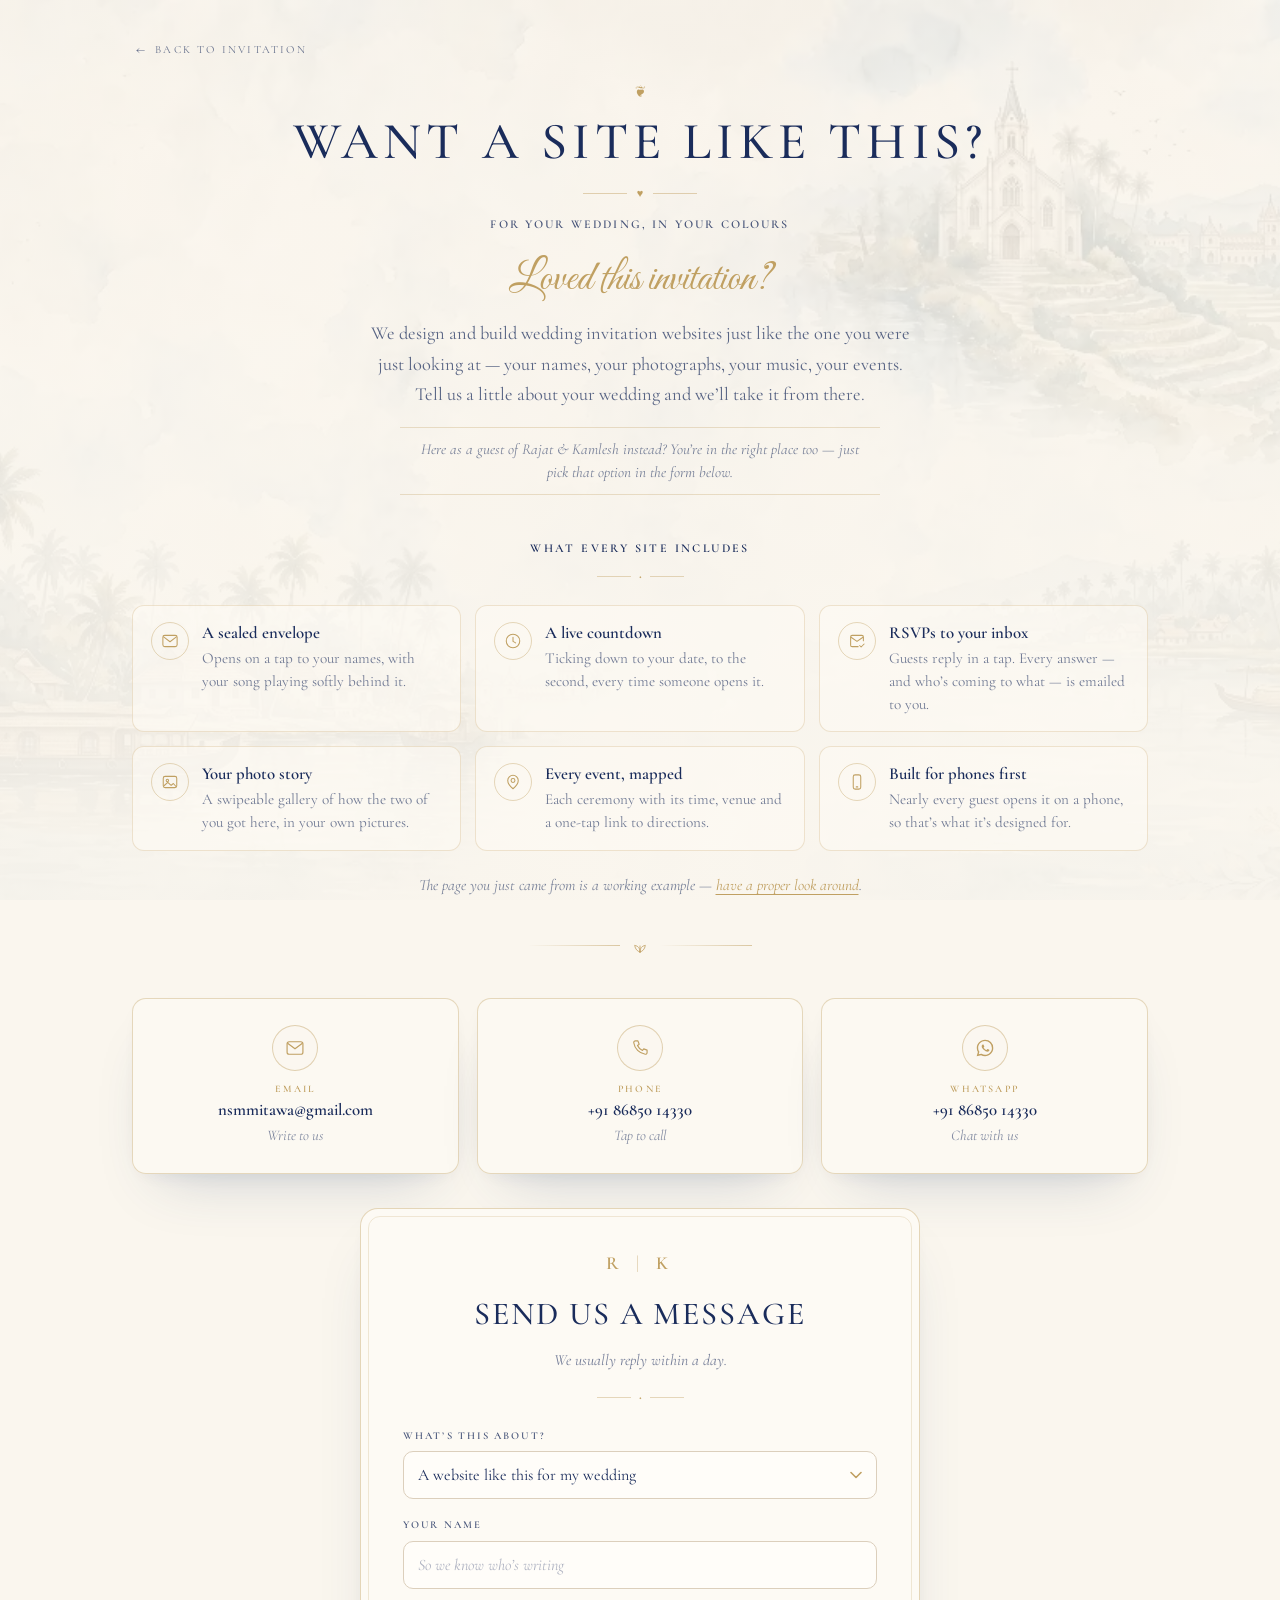
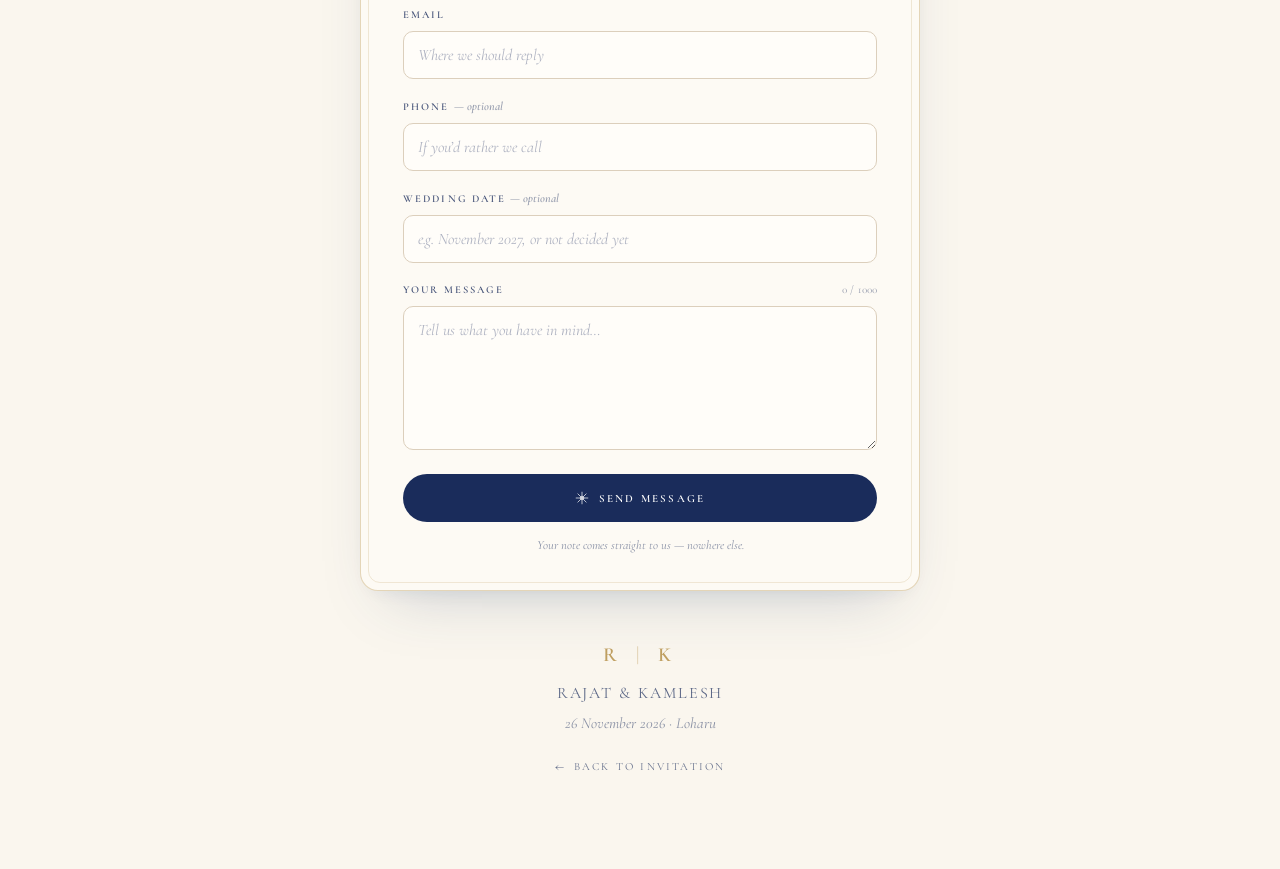
<file: contact.html>
<!doctype html>
<html lang="en">
<head>
<meta charset="utf-8">
<meta name="viewport" content="width=device-width, initial-scale=1, viewport-fit=cover">
<meta name="theme-color" content="#faf6ee">
<title>Want a Site Like This? — Rajat &amp; Kamlesh</title>
<meta name="description" content="Loved this wedding invitation website? We design and build them — countdown, RSVP, your photos, your music. Tell us about your wedding and we'll take it from there.">

<meta property="og:type" content="website">
<meta property="og:title" content="Want a Wedding Invitation Website Like This?">
<meta property="og:description" content="We design and build wedding invitation websites — countdown, RSVP, your photo story, your music. Get in touch.">
<meta property="og:image" content="/assets/images/monogram-DluBM9hV.webp">
<meta name="twitter:card" content="summary_large_image">

<link rel="preconnect" href="https://fonts.googleapis.com">
<link rel="preconnect" href="https://fonts.gstatic.com" crossorigin>
<link rel="stylesheet" href="https://fonts.googleapis.com/css2?family=Cormorant+Garamond:ital,wght@0,400;0,500;0,600;0,700;1,400&amp;family=Cormorant+SC:wght@400;500;600&amp;family=Great+Vibes&amp;display=swap">
<link rel="stylesheet" href="/assets/css/contact.css">

<!-- Set before paint so reveal elements never flash in and then hide. -->
<script>document.documentElement.classList.add('js');</script>
</head>
<body>

<div class="bg" aria-hidden="true"></div>

<a class="skip-link" href="#contact-form">Skip to the enquiry form</a>

<div class="page">

  <header class="topbar">
    <a class="backlink" href="/">
      <span class="arrow" aria-hidden="true">&#8592;</span> Back to invitation
    </a>
  </header>

  <main>

    <section class="intro">
      <div class="ornament" aria-hidden="true">&#10086;</div>
      <h1>Want a Site Like This?</h1>
      <div class="rule" aria-hidden="true">
        <span class="rule-line"></span>
        <span class="rule-mark">&#9829;</span>
        <span class="rule-line"></span>
      </div>
      <p class="eyebrow">For your wedding, in your colours</p>
      <p class="script">Loved this invitation?</p>
      <p class="lede">
        We design and build wedding invitation websites just like the one you
        were just looking at &mdash; your names, your photographs, your music,
        your events. Tell us a little about your wedding and we&rsquo;ll take
        it from there.
      </p>
      <p class="aside">
        Here as a guest of Rajat &amp; Kamlesh instead? You&rsquo;re in the right
        place too &mdash; just pick that option in the form below.
      </p>
    </section>

    <section class="features" aria-labelledby="features-title" data-reveal>
      <p class="section-caps" id="features-title">What every site includes</p>
      <div class="panel-rule" aria-hidden="true">
        <span></span><span class="dot">&#9670;</span><span></span>
      </div>

      <div class="feature-grid">

        <div class="feature">
          <span class="feature-icon" aria-hidden="true">
            <svg width="18" height="18" viewBox="0 0 24 24" fill="none" stroke="currentColor" stroke-width="1.4" stroke-linecap="round" stroke-linejoin="round">
              <rect x="2.5" y="4.5" width="19" height="15" rx="2.5"></rect>
              <path d="m3.5 6.5 8.5 6.5 8.5-6.5"></path>
            </svg>
          </span>
          <span class="feature-body">
            <span class="feature-title">A sealed envelope</span>
            <span class="feature-text">Opens on a tap to your names, with your song playing softly behind it.</span>
          </span>
        </div>

        <div class="feature">
          <span class="feature-icon" aria-hidden="true">
            <svg width="18" height="18" viewBox="0 0 24 24" fill="none" stroke="currentColor" stroke-width="1.4" stroke-linecap="round" stroke-linejoin="round">
              <circle cx="12" cy="12" r="9"></circle>
              <path d="M12 7v5.5l3.5 2"></path>
            </svg>
          </span>
          <span class="feature-body">
            <span class="feature-title">A live countdown</span>
            <span class="feature-text">Ticking down to your date, to the second, every time someone opens it.</span>
          </span>
        </div>

        <div class="feature">
          <span class="feature-icon" aria-hidden="true">
            <svg width="18" height="18" viewBox="0 0 24 24" fill="none" stroke="currentColor" stroke-width="1.4" stroke-linecap="round" stroke-linejoin="round">
              <path d="M20.5 11.5V6.5a2 2 0 0 0-2-2h-13a2 2 0 0 0-2 2v11a2 2 0 0 0 2 2h8"></path>
              <path d="m4 7 8 5.5L20 7"></path>
              <path d="m15.5 18 2 2 4-4"></path>
            </svg>
          </span>
          <span class="feature-body">
            <span class="feature-title">RSVPs to your inbox</span>
            <span class="feature-text">Guests reply in a tap. Every answer &mdash; and who&rsquo;s coming to what &mdash; is emailed to you.</span>
          </span>
        </div>

        <div class="feature">
          <span class="feature-icon" aria-hidden="true">
            <svg width="18" height="18" viewBox="0 0 24 24" fill="none" stroke="currentColor" stroke-width="1.4" stroke-linecap="round" stroke-linejoin="round">
              <rect x="3" y="4.5" width="18" height="15" rx="2.5"></rect>
              <circle cx="8.5" cy="10" r="1.6"></circle>
              <path d="m4 17 5-4.5 4.5 4 3-2.5L20 18"></path>
            </svg>
          </span>
          <span class="feature-body">
            <span class="feature-title">Your photo story</span>
            <span class="feature-text">A swipeable gallery of how the two of you got here, in your own pictures.</span>
          </span>
        </div>

        <div class="feature">
          <span class="feature-icon" aria-hidden="true">
            <svg width="18" height="18" viewBox="0 0 24 24" fill="none" stroke="currentColor" stroke-width="1.4" stroke-linecap="round" stroke-linejoin="round">
              <path d="M12 21s7-5.7 7-11a7 7 0 1 0-14 0c0 5.3 7 11 7 11Z"></path>
              <circle cx="12" cy="10" r="2.6"></circle>
            </svg>
          </span>
          <span class="feature-body">
            <span class="feature-title">Every event, mapped</span>
            <span class="feature-text">Each ceremony with its time, venue and a one-tap link to directions.</span>
          </span>
        </div>

        <div class="feature">
          <span class="feature-icon" aria-hidden="true">
            <svg width="18" height="18" viewBox="0 0 24 24" fill="none" stroke="currentColor" stroke-width="1.4" stroke-linecap="round" stroke-linejoin="round">
              <rect x="7" y="2.5" width="10" height="19" rx="2.5"></rect>
              <path d="M11 18.5h2"></path>
            </svg>
          </span>
          <span class="feature-body">
            <span class="feature-title">Built for phones first</span>
            <span class="feature-text">Nearly every guest opens it on a phone, so that&rsquo;s what it&rsquo;s designed for.</span>
          </span>
        </div>

      </div>

      <p class="features-foot">
        The page you just came from is a working example &mdash;
        <a href="/">have a proper look around</a>.
      </p>
    </section>

    <div class="divider" aria-hidden="true">
      <span class="line"></span>
      <svg width="16" height="16" viewBox="0 0 24 24" fill="none" stroke="currentColor" stroke-width="1.2" stroke-linecap="round" stroke-linejoin="round">
        <path d="M12 21c0-6 3-9 8-10-1 6-4 9-8 10Z"></path>
        <path d="M12 21c0-6-3-9-8-10 1 6 4 9 8 10Z"></path>
        <path d="M12 21v-9"></path>
      </svg>
      <span class="line"></span>
    </div>

    <section class="cards" aria-label="Contact us directly" data-reveal>

      <a class="card" href="mailto:nsmmitawa@gmail.com">
        <span class="card-icon" aria-hidden="true">
          <svg width="20" height="20" viewBox="0 0 24 24" fill="none" stroke="currentColor" stroke-width="1.4" stroke-linecap="round" stroke-linejoin="round">
            <rect x="2.5" y="4.5" width="19" height="15" rx="2.5"></rect>
            <path d="m3.5 6.5 8.5 6.5 8.5-6.5"></path>
          </svg>
        </span>
        <span class="card-body">
          <span class="card-label">Email</span>
          <span class="card-value">nsmmitawa@gmail.com</span>
          <span class="card-hint">Write to us</span>
        </span>
      </a>

      <a class="card" href="tel:+918685014330">
        <span class="card-icon" aria-hidden="true">
          <svg width="20" height="20" viewBox="0 0 24 24" fill="none" stroke="currentColor" stroke-width="1.4" stroke-linecap="round" stroke-linejoin="round">
            <path d="M6.5 3.5h3l1.5 4-2 1.5a12 12 0 0 0 6 6l1.5-2 4 1.5v3a2 2 0 0 1-2.2 2A16.5 16.5 0 0 1 4.5 5.7 2 2 0 0 1 6.5 3.5Z"></path>
          </svg>
        </span>
        <span class="card-body">
          <span class="card-label">Phone</span>
          <span class="card-value">+91 86850 14330</span>
          <span class="card-hint">Tap to call</span>
        </span>
      </a>

      <a class="card" href="https://wa.me/918685014330" target="_blank" rel="noopener noreferrer">
        <span class="card-icon" aria-hidden="true">
          <svg width="20" height="20" viewBox="0 0 24 24" fill="currentColor">
            <path d="M12.04 2C6.58 2 2.13 6.45 2.13 11.91c0 1.75.46 3.45 1.32 4.95L2 22l5.25-1.38a9.87 9.87 0 0 0 4.79 1.22h.01c5.46 0 9.9-4.45 9.9-9.91A9.85 9.85 0 0 0 19.06 4.9 9.82 9.82 0 0 0 12.04 2Zm0 1.67c2.2 0 4.27.86 5.83 2.42a8.18 8.18 0 0 1 2.42 5.82c0 4.55-3.7 8.24-8.25 8.24a8.23 8.23 0 0 1-4.2-1.15l-.3-.18-3.11.82.83-3.04-.2-.31a8.2 8.2 0 0 1-1.26-4.38c0-4.54 3.7-8.24 8.24-8.24Zm-2.6 4.2c-.15 0-.4.06-.6.29-.21.22-.8.78-.8 1.9 0 1.11.82 2.19.93 2.34.12.15 1.6 2.44 3.87 3.42.54.23.96.37 1.29.48.54.17 1.04.15 1.43.09.43-.07 1.34-.55 1.53-1.08.19-.53.19-.98.13-1.08-.05-.09-.2-.15-.43-.26-.22-.12-1.34-.66-1.55-.74-.2-.07-.36-.11-.51.12-.15.22-.58.73-.71.88-.13.15-.26.17-.49.06-.22-.12-.95-.36-1.82-1.13-.67-.6-1.13-1.34-1.26-1.56-.13-.23-.01-.35.1-.46.1-.1.22-.26.34-.4.11-.14.15-.23.22-.39.08-.15.04-.28-.02-.4-.06-.11-.51-1.23-.7-1.69-.18-.44-.37-.38-.51-.39h-.44Z"></path>
          </svg>
        </span>
        <span class="card-body">
          <span class="card-label">WhatsApp</span>
          <span class="card-value">+91 86850 14330</span>
          <span class="card-hint">Chat with us</span>
        </span>
      </a>

    </section>

    <!-- deliberately no data-reveal: the form is the point of the page and
         must never depend on JS or an observer to be visible -->
    <section class="formwrap" id="contact-form">
      <div class="panel">

        <div class="panel-head">
          <span class="monogram">R<span class="bar">&nbsp;|&nbsp;</span>K</span>
          <h2>Send us a message</h2>
          <p class="panel-sub">We usually reply within a day.</p>
        </div>

        <div class="panel-rule" aria-hidden="true">
          <span></span><span class="dot">&#9670;</span><span></span>
        </div>

        <form id="query-form" novalidate>

          <div class="field">
            <label for="cf-topic">What&rsquo;s this about?</label>
            <select id="cf-topic" name="topic">
              <option>A website like this for my wedding</option>
              <option>Pricing and what&rsquo;s possible</option>
              <option>An event site &mdash; engagement, reception or party</option>
              <option>A guest question about Rajat &amp; Kamlesh&rsquo;s wedding</option>
              <option>Something else</option>
            </select>
          </div>

          <div class="field">
            <label for="cf-name">Your name</label>
            <input id="cf-name" name="name" type="text" maxlength="60"
                   autocomplete="name" autocapitalize="words" autocorrect="off"
                   spellcheck="false" enterkeyhint="next"
                   placeholder="So we know who&rsquo;s writing"
                   aria-describedby="cf-name-error">
            <p class="field-error" id="cf-name-error" role="alert" hidden></p>
          </div>

          <div class="field">
            <label for="cf-email">Email</label>
            <input id="cf-email" name="email" type="email" maxlength="120"
                   autocomplete="email" inputmode="email" autocapitalize="off"
                   autocorrect="off" spellcheck="false" enterkeyhint="next"
                   placeholder="Where we should reply"
                   aria-describedby="cf-email-error">
            <p class="field-error" id="cf-email-error" role="alert" hidden></p>
          </div>

          <div class="field">
            <label for="cf-phone">Phone <span class="optional">&mdash; optional</span></label>
            <input id="cf-phone" name="phone" type="tel" maxlength="24"
                   autocomplete="tel" inputmode="tel" enterkeyhint="next"
                   placeholder="If you&rsquo;d rather we call">
          </div>

          <!-- only relevant to someone commissioning a site; hidden for guests -->
          <div class="field" id="cf-date-field">
            <label for="cf-date">Wedding date <span class="optional">&mdash; optional</span></label>
            <input id="cf-date" name="wedding_date" type="text" maxlength="40"
                   autocapitalize="words" enterkeyhint="next"
                   placeholder="e.g. November 2027, or not decided yet">
          </div>

          <div class="field">
            <div class="label-row">
              <label for="cf-message">Your message</label>
              <span class="counter" id="cf-count" aria-live="polite">0 / 1000</span>
            </div>
            <textarea id="cf-message" name="message" rows="5" maxlength="1000"
                      enterkeyhint="enter"
                      placeholder="Tell us what you have in mind&hellip;"
                      aria-describedby="cf-message-error"></textarea>
            <p class="field-error" id="cf-message-error" role="alert" hidden></p>
          </div>

          <!-- Web3Forms honeypot: real people never see or tab into this. -->
          <label class="botcheck" aria-hidden="true">
            Leave this field empty
            <input type="checkbox" name="botcheck" tabindex="-1" autocomplete="off">
          </label>

          <div class="send-error" id="cf-send-error" role="alert" hidden></div>

          <button class="submit" id="cf-submit" type="submit">
            <svg width="14" height="14" viewBox="0 0 24 24" fill="none" stroke="currentColor"
                 stroke-width="1.5" stroke-linecap="round" stroke-linejoin="round" aria-hidden="true">
              <path d="M12 2v20M2 12h20M4.93 4.93l14.14 14.14M4.93 19.07L19.07 4.93"></path>
              <circle cx="12" cy="12" r="3" fill="currentColor"></circle>
            </svg>
            <span id="cf-submit-label">Send message</span>
          </button>

          <p class="privacy">Your note comes straight to us &mdash; nowhere else.</p>

        </form>

        <div class="thanks" id="cf-thanks" hidden>
          <span class="thanks-mark" aria-hidden="true">
            <svg width="26" height="26" viewBox="0 0 24 24" fill="none" stroke="currentColor" stroke-width="1.3" stroke-linecap="round" stroke-linejoin="round">
              <path d="M4 12.5 9.5 18 20 6.5"></path>
            </svg>
          </span>
          <h2 id="cf-thanks-title">Thank you!</h2>
          <p id="cf-thanks-copy">Your message is on its way. We&rsquo;ll get back to you very soon.</p>
          <button class="thanks-again" id="cf-again" type="button">Send another message</button>
        </div>

      </div>
    </section>

  </main>

  <footer class="foot">
    <span class="monogram">R<span class="bar">&nbsp;|&nbsp;</span>K</span>
    <p class="foot-names">Rajat &amp; Kamlesh</p>
    <p class="foot-date">26 November 2026 &middot; Loharu</p>
    <a class="backlink" href="/">
      <span class="arrow" aria-hidden="true">&#8592;</span> Back to invitation
    </a>
  </footer>

</div>

<script src="/assets/js/contact.js" defer></script>
</body>
</html>
</file>
<file: assets/css/contact.css>
/* ------------------------------------------------------------------
   Contact page — Rajat & Kamlesh
   Standalone stylesheet. Deliberately does NOT depend on
   styles-CjfN3RaD.css: that file is a purged Tailwind build, so any
   utility the original app didn't use simply doesn't exist in it.
   Token values below are copied from that file's :root so the two
   pages stay visually identical.
   ------------------------------------------------------------------ */

:root {
  --background: #faf6ee;
  --paper: #fbf4e8;
  --card: #fdfaf4;
  --primary: #1a2c5b;
  --gold: #c0a062;
  --gold-soft: #dcc188;
  --border: #dccfbc;
  --error: #b3261e;

  --font-display: "Cormorant Garamond", "Cormorant", Georgia, serif;
  --font-script: "Great Vibes", "Pinyon Script", cursive;
  --font-caps: "Cormorant SC", "Trajan Pro", Georgia, serif;

  --shadow-paper: 0 30px 60px -30px rgba(45, 71, 114, .25),
                  0 8px 24px -12px rgba(45, 71, 114, .12);
  --shadow-lift: 0 18px 38px -22px rgba(45, 71, 114, .38),
                 0 4px 12px -6px rgba(45, 71, 114, .16);
}

*,
*::before,
*::after { box-sizing: border-box; }

html {
  -webkit-text-size-adjust: 100%;
  scroll-behavior: smooth;
}

body {
  margin: 0;
  min-height: 100svh;
  overflow-x: hidden;
  background: var(--background);
  color: var(--primary);
  font-family: var(--font-display);
  font-size: 16px;
  line-height: 1.6;
  -webkit-font-smoothing: antialiased;
}

/* Fixed backdrop — same artwork as the RSVP section of the invitation.
   A fixed layer rather than background-attachment, which stutters on iOS. */
.bg {
  position: fixed;
  inset: 0;
  z-index: -1;
  background-image: url("/assets/images/rsvp-bg-I-N3en4m.webp");
  background-size: cover;
  background-position: center;
}
.bg::after {
  content: "";
  position: absolute;
  inset: 0;
  background: linear-gradient(180deg,
    rgba(250, 246, 238, .82) 0%,
    rgba(250, 246, 238, .90) 45%,
    rgba(250, 246, 238, .96) 100%);
}

@media (min-width: 768px) {
  .bg { background-image: url("/assets/images/rsvp-bg-desktop-DWfTKjol.webp"); }
}

/* ---------- layout ---------- */

.page {
  width: 100%;
  max-width: 1080px;
  margin: 0 auto;
  padding-inline: 20px;
  padding-block: 20px 56px;
}

@media (min-width: 768px) {
  .page { padding-inline: 32px; padding-block: 28px 80px; }
}

.skip-link {
  position: absolute;
  left: -9999px;
  top: 0;
  z-index: 10;
  background: var(--primary);
  color: #fff;
  padding: 10px 16px;
  border-radius: 999px;
  font-family: var(--font-caps);
  font-size: 12px;
  letter-spacing: .18em;
  text-transform: uppercase;
  text-decoration: none;
}
.skip-link:focus { left: 16px; top: 16px; }

/* ---------- back link ---------- */

.topbar { display: flex; }

.backlink {
  display: inline-flex;
  align-items: center;
  gap: 8px;
  min-height: 44px;
  padding: 8px 4px;
  color: rgba(26, 44, 91, .65);
  font-family: var(--font-caps);
  font-size: 11px;
  letter-spacing: .2em;
  text-transform: uppercase;
  text-decoration: none;
  transition: color .25s ease;
}
.backlink:hover { color: var(--gold); }
.backlink .arrow { transition: transform .25s ease; font-size: 14px; }
.backlink:hover .arrow { transform: translateX(-3px); }

/* ---------- header ---------- */

.intro {
  text-align: center;
  margin-top: 12px;
}

.ornament {
  color: var(--gold);
  font-size: 15px;
  line-height: 1;
  user-select: none;
}

.intro h1 {
  margin: 14px 0 0;
  font-family: var(--font-display);
  font-weight: 500;
  font-size: clamp(2rem, 8vw, 3.25rem);
  line-height: 1.1;
  letter-spacing: .1em;
  text-transform: uppercase;
  color: var(--primary);
}

.rule {
  margin-top: 18px;
  display: flex;
  align-items: center;
  justify-content: center;
  gap: 10px;
}
.rule-line {
  display: block;
  height: 1px;
  width: 44px;
  background: rgba(192, 160, 98, .45);
}
.rule-mark {
  color: var(--gold);
  font-size: 11px;
  line-height: 1;
}

.eyebrow {
  margin: 16px 0 0;
  font-family: var(--font-caps);
  font-size: 12px;
  font-weight: 600;
  letter-spacing: .18em;
  text-transform: uppercase;
  color: rgba(26, 44, 91, .8);
}

.script {
  margin: 20px 0 0;
  font-family: var(--font-script);
  font-size: clamp(1.75rem, 7vw, 2.6rem);
  line-height: 1.25;
  color: var(--gold);
}

.lede {
  margin: 12px auto 0;
  max-width: 34rem;
  font-size: clamp(1rem, 3.6vw, 1.15rem);
  line-height: 1.65;
  color: rgba(26, 44, 91, .72);
}

/* the "here as a guest instead?" note */
.aside {
  margin: 18px auto 0;
  max-width: 30rem;
  padding: 10px 18px;
  border-top: 1px solid rgba(192, 160, 98, .3);
  border-bottom: 1px solid rgba(192, 160, 98, .3);
  font-size: .95rem;
  font-style: italic;
  line-height: 1.5;
  color: rgba(26, 44, 91, .58);
}

/* ---------- what's included ---------- */

.features { margin-top: 44px; }

.section-caps {
  margin: 0;
  text-align: center;
  font-family: var(--font-caps);
  font-size: 12px;
  font-weight: 600;
  letter-spacing: .2em;
  text-transform: uppercase;
  color: var(--primary);
}

.features .panel-rule { margin-block: 14px 24px; }

.feature-grid {
  display: grid;
  gap: 12px;
  grid-template-columns: 1fr;
}

@media (min-width: 640px) {
  .feature-grid { gap: 14px; grid-template-columns: repeat(2, 1fr); }
}

@media (min-width: 980px) {
  .feature-grid { grid-template-columns: repeat(3, 1fr); }
}

.feature {
  display: flex;
  align-items: flex-start;
  gap: 13px;
  padding: 16px 18px;
  border: 1px solid rgba(192, 160, 98, .26);
  border-radius: 12px;
  background: rgba(253, 250, 244, .62);
}

.feature-icon {
  flex: 0 0 auto;
  display: grid;
  place-items: center;
  width: 38px;
  height: 38px;
  border: 1px solid rgba(192, 160, 98, .4);
  border-radius: 50%;
  color: var(--gold);
}
.feature-icon svg { display: block; }

.feature-body { min-width: 0; }

.feature-title,
.feature-text { display: block; }

.feature-title {
  font-size: 1.05rem;
  font-weight: 600;
  line-height: 1.3;
  color: var(--primary);
}

.feature-text {
  margin-top: 3px;
  font-size: .95rem;
  line-height: 1.5;
  color: rgba(26, 44, 91, .62);
}

.features-foot {
  margin: 22px 0 0;
  text-align: center;
  font-size: .97rem;
  font-style: italic;
  color: rgba(26, 44, 91, .58);
}
.features-foot a {
  color: var(--gold);
  text-decoration: underline;
  text-underline-offset: 4px;
}
.features-foot a:hover { color: var(--primary); }

/* ---------- contact cards ---------- */

.cards {
  margin-top: 36px;
  display: grid;
  gap: 14px;
  grid-template-columns: 1fr;
}

@media (min-width: 720px) {
  .cards {
    margin-top: 44px;
    gap: 18px;
    grid-template-columns: repeat(3, 1fr);
  }
}

.card {
  display: flex;
  align-items: center;
  gap: 14px;
  min-height: 84px;
  padding: 16px 18px;
  border: 1px solid rgba(192, 160, 98, .38);
  border-radius: 14px;
  background: rgba(253, 250, 244, .78);
  backdrop-filter: blur(6px);
  -webkit-backdrop-filter: blur(6px);
  box-shadow: var(--shadow-paper);
  text-decoration: none;
  color: inherit;
  transition: transform .25s ease, box-shadow .25s ease, border-color .25s ease;
}

@media (min-width: 720px) {
  .card {
    flex-direction: column;
    justify-content: center;
    text-align: center;
    gap: 10px;
    min-height: 168px;
    padding: 26px 18px;
  }
}

.card:hover {
  transform: translateY(-3px);
  border-color: rgba(192, 160, 98, .75);
  box-shadow: var(--shadow-lift);
}

.card-icon {
  flex: 0 0 auto;
  display: grid;
  place-items: center;
  width: 46px;
  height: 46px;
  border: 1px solid rgba(192, 160, 98, .45);
  border-radius: 50%;
  color: var(--gold);
  background: rgba(250, 246, 238, .7);
}
.card-icon svg { display: block; }

.card-body { min-width: 0; }

/* the card's three lines are <span>s, so they need making block */
.card-label,
.card-value,
.card-hint { display: block; }

.card-label {
  font-family: var(--font-caps);
  font-size: 10px;
  font-weight: 600;
  letter-spacing: .22em;
  text-transform: uppercase;
  color: var(--gold);
}

.card-value {
  margin-top: 2px;
  font-size: 1.05rem;
  font-weight: 600;
  line-height: 1.35;
  color: var(--primary);
  /* long email must never push the page sideways on a 320px phone */
  overflow-wrap: anywhere;
}

.card-hint {
  margin-top: 2px;
  font-size: .92rem;
  font-style: italic;
  color: rgba(26, 44, 91, .55);
}

/* ---------- ornamental divider ---------- */

.divider {
  margin: 40px auto 0;
  display: flex;
  align-items: center;
  justify-content: center;
  gap: 12px;
  color: var(--gold);
}
.divider .line {
  display: block;
  height: 1px;
  width: min(92px, 22vw);
  background: linear-gradient(90deg, rgba(192, 160, 98, 0), rgba(192, 160, 98, .55));
}
.divider .line + .line { background: linear-gradient(90deg, rgba(192, 160, 98, .55), rgba(192, 160, 98, 0)); }

/* ---------- form panel ---------- */

.formwrap {
  margin: 34px auto 0;
  max-width: 560px;
}

.panel {
  position: relative;
  padding: 30px 20px 28px;
  border: 1px solid rgba(192, 160, 98, .42);
  border-radius: 18px;
  background: var(--card);
  box-shadow: var(--shadow-paper);
}

@media (min-width: 640px) {
  .panel { padding: 40px 42px 36px; }
}

/* inner hairline — the double-frame look of printed stationery */
.panel::before {
  content: "";
  position: absolute;
  inset: 7px;
  border: 1px solid rgba(192, 160, 98, .22);
  border-radius: 12px;
  pointer-events: none;
}

.panel-head { text-align: center; }

.monogram {
  font-family: var(--font-display);
  font-size: 1.15rem;
  font-weight: 600;
  letter-spacing: .3em;
  color: var(--gold);
}
.monogram .bar {
  color: rgba(192, 160, 98, .5);
  font-weight: 400;
  padding: 0 2px;
}

.panel-head h2 {
  margin: 10px 0 0;
  font-family: var(--font-display);
  font-weight: 500;
  font-size: clamp(1.5rem, 5.5vw, 2rem);
  letter-spacing: .06em;
  text-transform: uppercase;
  color: var(--primary);
}

.panel-sub {
  margin: 8px 0 0;
  font-size: .98rem;
  font-style: italic;
  color: rgba(26, 44, 91, .6);
}

.panel-rule {
  margin: 20px auto 26px;
  display: flex;
  align-items: center;
  justify-content: center;
  gap: 8px;
}
.panel-rule span:first-child,
.panel-rule span:last-child {
  height: 1px;
  width: 34px;
  background: rgba(192, 160, 98, .4);
}
.panel-rule .dot { color: var(--gold); font-size: 9px; line-height: 1; }

/* ---------- fields ---------- */

.field + .field { margin-top: 18px; }

.label-row {
  display: flex;
  align-items: baseline;
  justify-content: space-between;
  gap: 12px;
}

label {
  display: block;
  font-family: var(--font-caps);
  font-size: 10.5px;
  font-weight: 600;
  letter-spacing: .2em;
  text-transform: uppercase;
  color: rgba(26, 44, 91, .8);
}

.optional {
  font-family: var(--font-display);
  font-size: 12px;
  font-style: italic;
  letter-spacing: 0;
  text-transform: none;
  color: rgba(26, 44, 91, .45);
}

.counter {
  font-size: 11px;
  font-variant-numeric: tabular-nums;
  color: rgba(26, 44, 91, .45);
}

input[type="text"],
input[type="email"],
input[type="tel"],
select,
textarea {
  display: block;
  width: 100%;
  margin-top: 7px;
  padding: 11px 14px;
  border: 1px solid var(--border);
  border-radius: 10px;
  background: #fffdf9;
  color: var(--primary);
  font-family: var(--font-display);
  /* 16px is deliberate: anything smaller makes iOS Safari zoom on focus */
  font-size: 16px;
  line-height: 1.5;
  transition: border-color .2s ease, box-shadow .2s ease;
  appearance: none;
  -webkit-appearance: none;
}

textarea {
  min-height: 132px;
  resize: vertical;
}

input::placeholder,
textarea::placeholder {
  color: rgba(26, 44, 91, .35);
  font-style: italic;
}

input:hover,
select:hover,
textarea:hover { border-color: rgba(192, 160, 98, .6); }

input:focus,
select:focus,
textarea:focus {
  outline: none;
  border-color: var(--gold);
  box-shadow: 0 0 0 3px rgba(192, 160, 98, .18);
}

input:focus-visible,
select:focus-visible,
textarea:focus-visible {
  outline: 2px solid var(--gold);
  outline-offset: 1px;
}

select {
  padding-right: 40px;
  background-image: url("data:image/svg+xml;charset=utf-8,%3Csvg xmlns='http://www.w3.org/2000/svg' width='12' height='8' viewBox='0 0 12 8' fill='none' stroke='%23c0a062' stroke-width='1.6' stroke-linecap='round' stroke-linejoin='round'%3E%3Cpath d='M1 1.5 6 6.5 11 1.5'/%3E%3C/svg%3E");
  background-repeat: no-repeat;
  background-position: right 14px center;
  cursor: pointer;
}

/* invalid state */
input[aria-invalid="true"],
textarea[aria-invalid="true"] {
  border-color: var(--error);
  background: rgba(179, 38, 30, .03);
}
input[aria-invalid="true"]:focus,
textarea[aria-invalid="true"]:focus {
  box-shadow: 0 0 0 3px rgba(179, 38, 30, .14);
}

.field-error {
  margin: 6px 0 0;
  font-size: 12.5px;
  line-height: 1.35;
  color: var(--error);
}

/* Web3Forms honeypot — must stay out of sight and out of the tab order */
.botcheck {
  position: absolute !important;
  width: 1px;
  height: 1px;
  overflow: hidden;
  clip: rect(0 0 0 0);
  white-space: nowrap;
}

/* ---------- send error banner ---------- */

.send-error {
  margin-top: 20px;
  padding: 10px 14px;
  border: 1px solid rgba(179, 38, 30, .4);
  border-radius: 10px;
  background: rgba(179, 38, 30, .05);
  color: var(--error);
  font-size: 13px;
  line-height: 1.45;
  text-align: center;
}
.send-error a { color: var(--error); font-weight: 600; }

/* ---------- submit ---------- */

.submit {
  display: flex;
  align-items: center;
  justify-content: center;
  gap: 10px;
  width: 100%;
  min-height: 48px;
  margin-top: 24px;
  padding: 13px 20px;
  border: 0;
  border-radius: 999px;
  background: var(--primary);
  color: #fff;
  font-family: var(--font-caps);
  font-size: 11px;
  font-weight: 600;
  letter-spacing: .2em;
  text-transform: uppercase;
  cursor: pointer;
  transition: background .25s ease, transform .2s ease, box-shadow .25s ease;
}
.submit:hover:not(:disabled) {
  background: rgba(26, 44, 91, .9);
  transform: translateY(-1px);
  box-shadow: var(--shadow-lift);
}
.submit:disabled { opacity: .6; cursor: not-allowed; }
.submit:focus-visible { outline: 2px solid var(--gold); outline-offset: 3px; }
.submit svg { opacity: .8; }
.submit[aria-busy="true"] svg { animation: spin 1s linear infinite; }

@keyframes spin { to { transform: rotate(360deg); } }

.privacy {
  margin: 14px 0 0;
  font-size: 12.5px;
  font-style: italic;
  line-height: 1.45;
  text-align: center;
  color: rgba(26, 44, 91, .5);
}

/* ---------- thank-you state ---------- */

.thanks {
  text-align: center;
  padding: 18px 0 8px;
}
.thanks-mark {
  display: grid;
  place-items: center;
  width: 58px;
  height: 58px;
  margin: 0 auto;
  border: 1px solid rgba(192, 160, 98, .45);
  border-radius: 50%;
  color: var(--gold);
}
.thanks h2 {
  margin: 18px 0 0;
  font-family: var(--font-script);
  font-weight: 400;
  font-size: clamp(2rem, 8vw, 2.75rem);
  line-height: 1.2;
  color: var(--gold);
  overflow-wrap: anywhere;
}
.thanks p {
  margin: 10px auto 0;
  max-width: 24rem;
  font-size: 1.02rem;
  font-style: italic;
  color: rgba(26, 44, 91, .7);
}
.thanks-again {
  display: inline-block;
  margin-top: 22px;
  padding: 10px 6px;
  border: 0;
  background: none;
  color: var(--primary);
  font-family: var(--font-caps);
  font-size: 10.5px;
  font-weight: 600;
  letter-spacing: .2em;
  text-transform: uppercase;
  text-decoration: underline;
  text-underline-offset: 5px;
  cursor: pointer;
}
.thanks-again:hover { color: var(--gold); }
.thanks-again:focus-visible { outline: 2px solid var(--gold); outline-offset: 3px; }

/* ---------- footer ---------- */

.foot {
  margin-top: 48px;
  text-align: center;
}
.foot .monogram { font-size: 1.25rem; }
.foot-names {
  margin: 10px 0 0;
  font-family: var(--font-display);
  font-size: 1rem;
  letter-spacing: .12em;
  text-transform: uppercase;
  color: rgba(26, 44, 91, .7);
}
.foot-date {
  margin: 4px 0 0;
  font-size: .95rem;
  font-style: italic;
  color: rgba(26, 44, 91, .5);
}
.foot .backlink { margin-top: 10px; }

/* ---------- reveal on scroll ---------- */

.js [data-reveal] {
  opacity: 0;
  transform: translateY(24px);
  transition: opacity .9s ease-out, transform .9s ease-out;
  will-change: opacity, transform;
}
.js [data-reveal].is-visible {
  opacity: 1;
  transform: none;
}

@media (prefers-reduced-motion: reduce) {
  html { scroll-behavior: auto; }
  *,
  *::before,
  *::after {
    animation-duration: .001ms !important;
    animation-iteration-count: 1 !important;
    transition-duration: .001ms !important;
  }
  .js [data-reveal] { opacity: 1; transform: none; }
}
</file>
